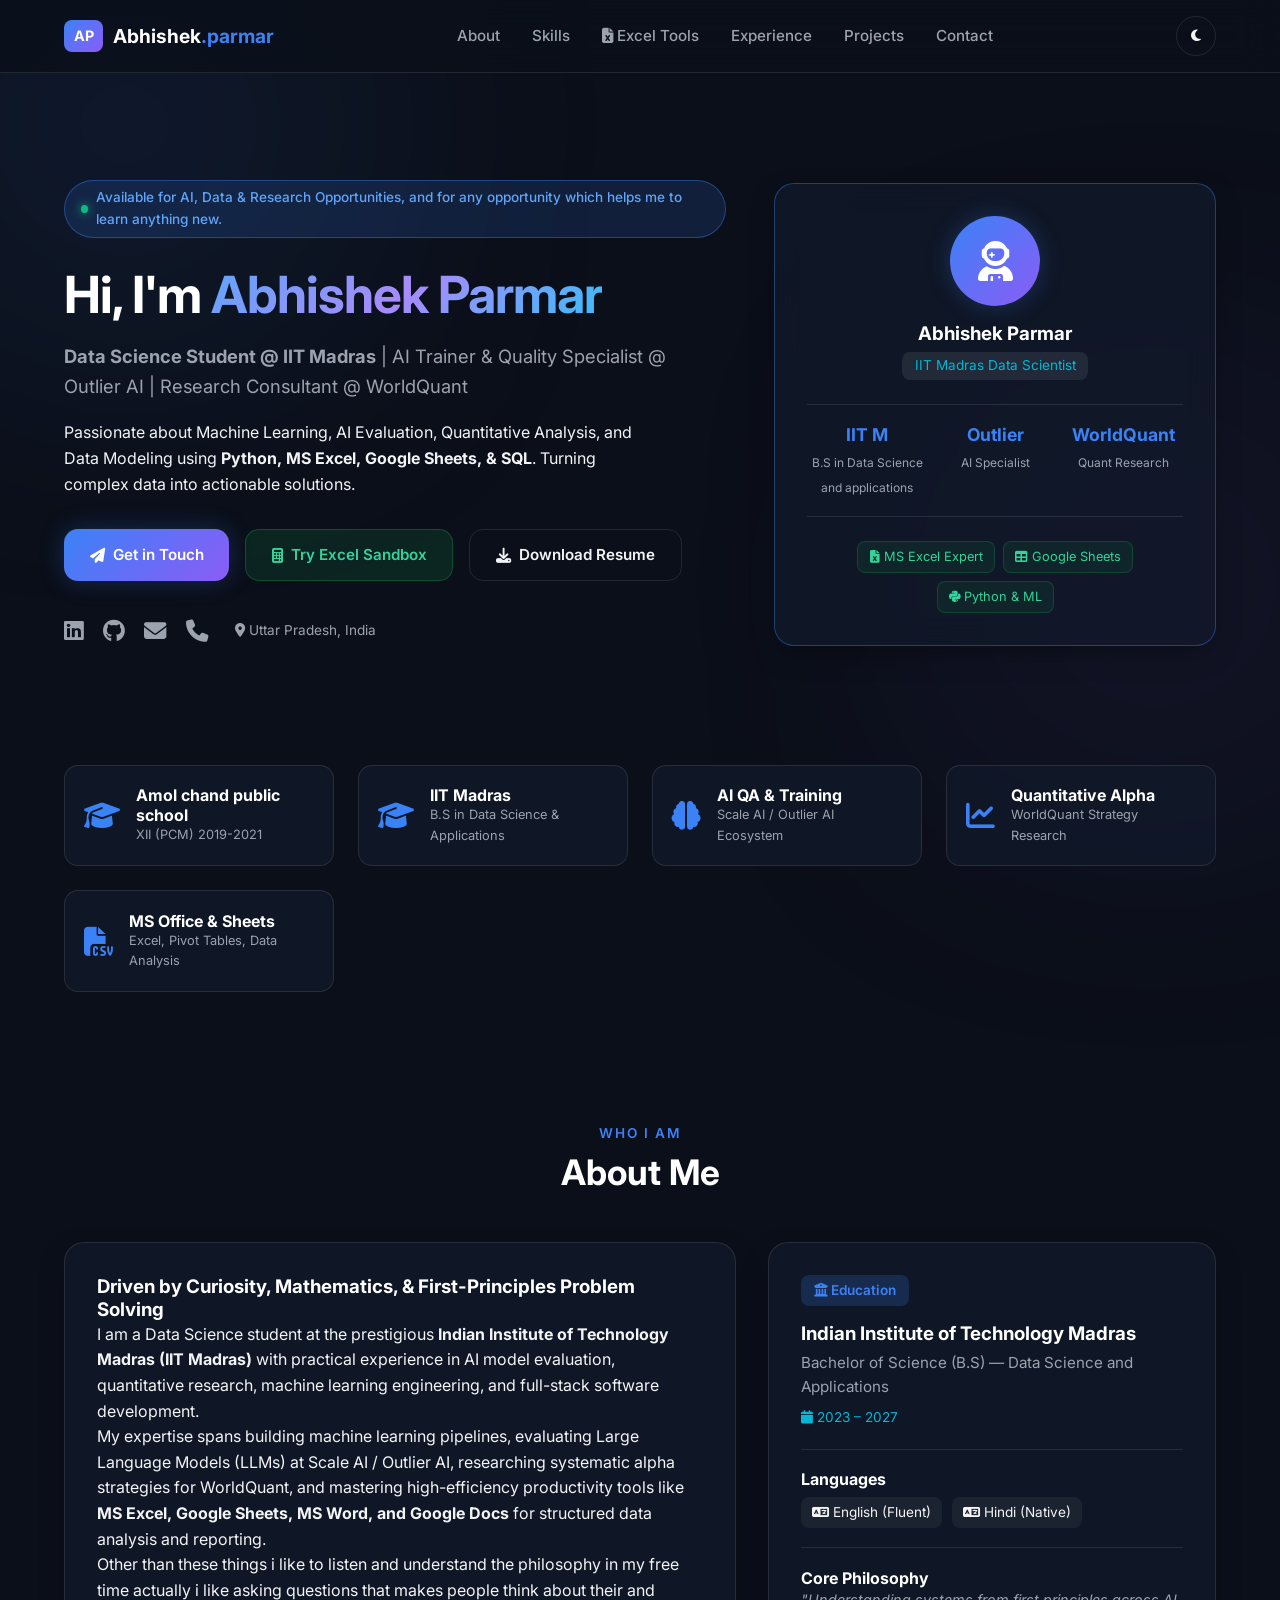
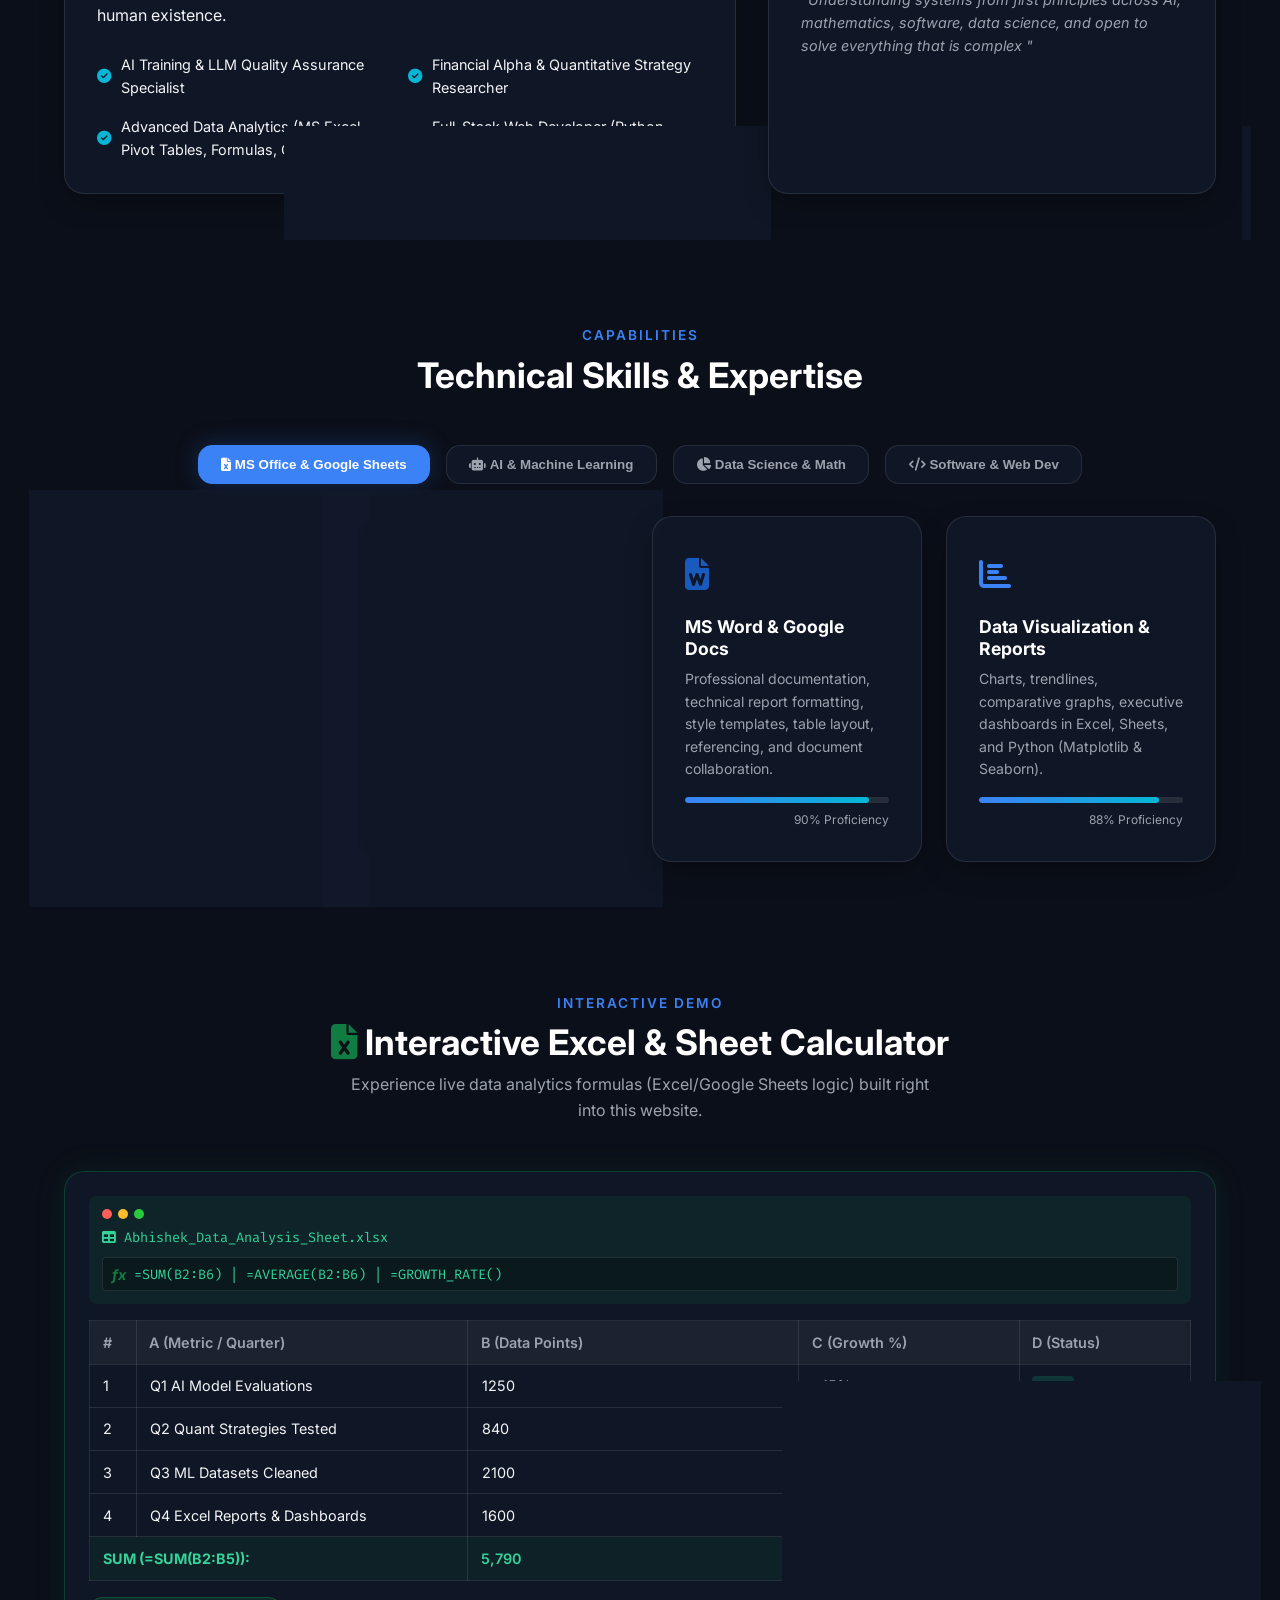
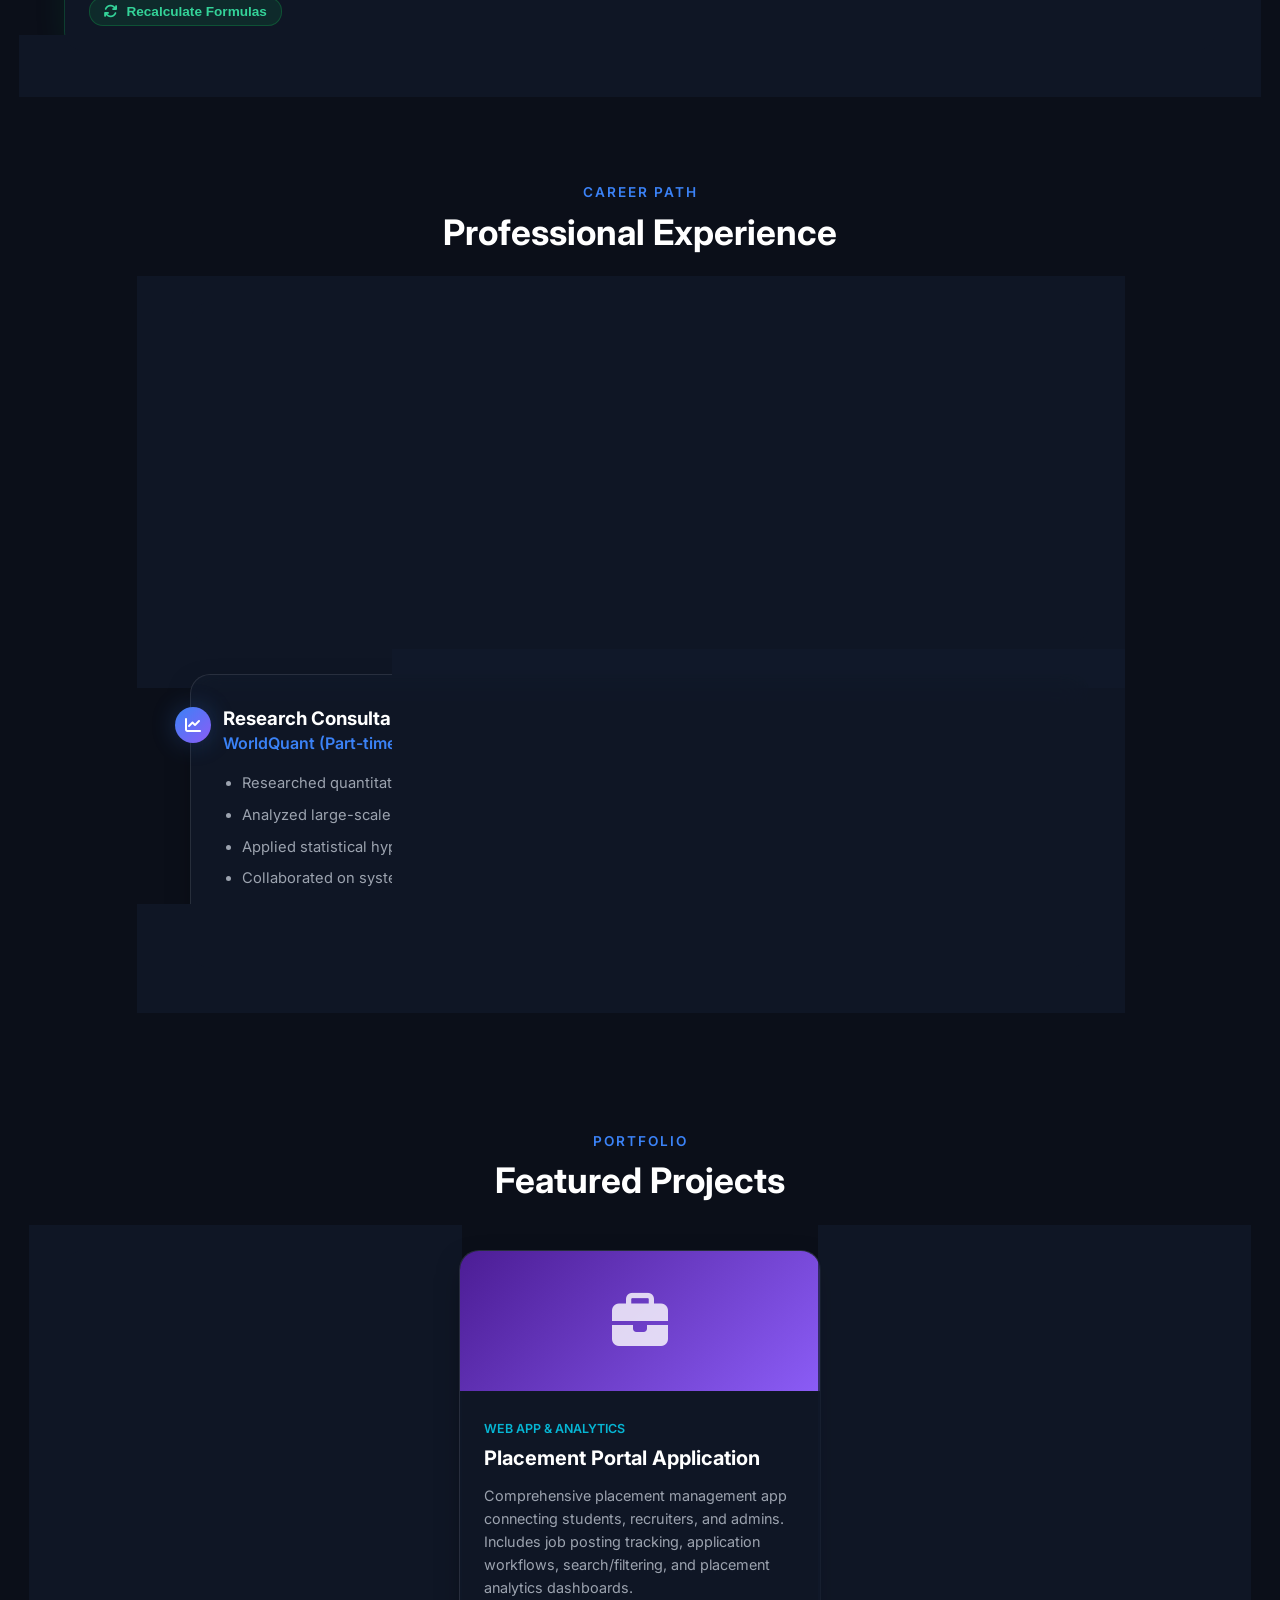
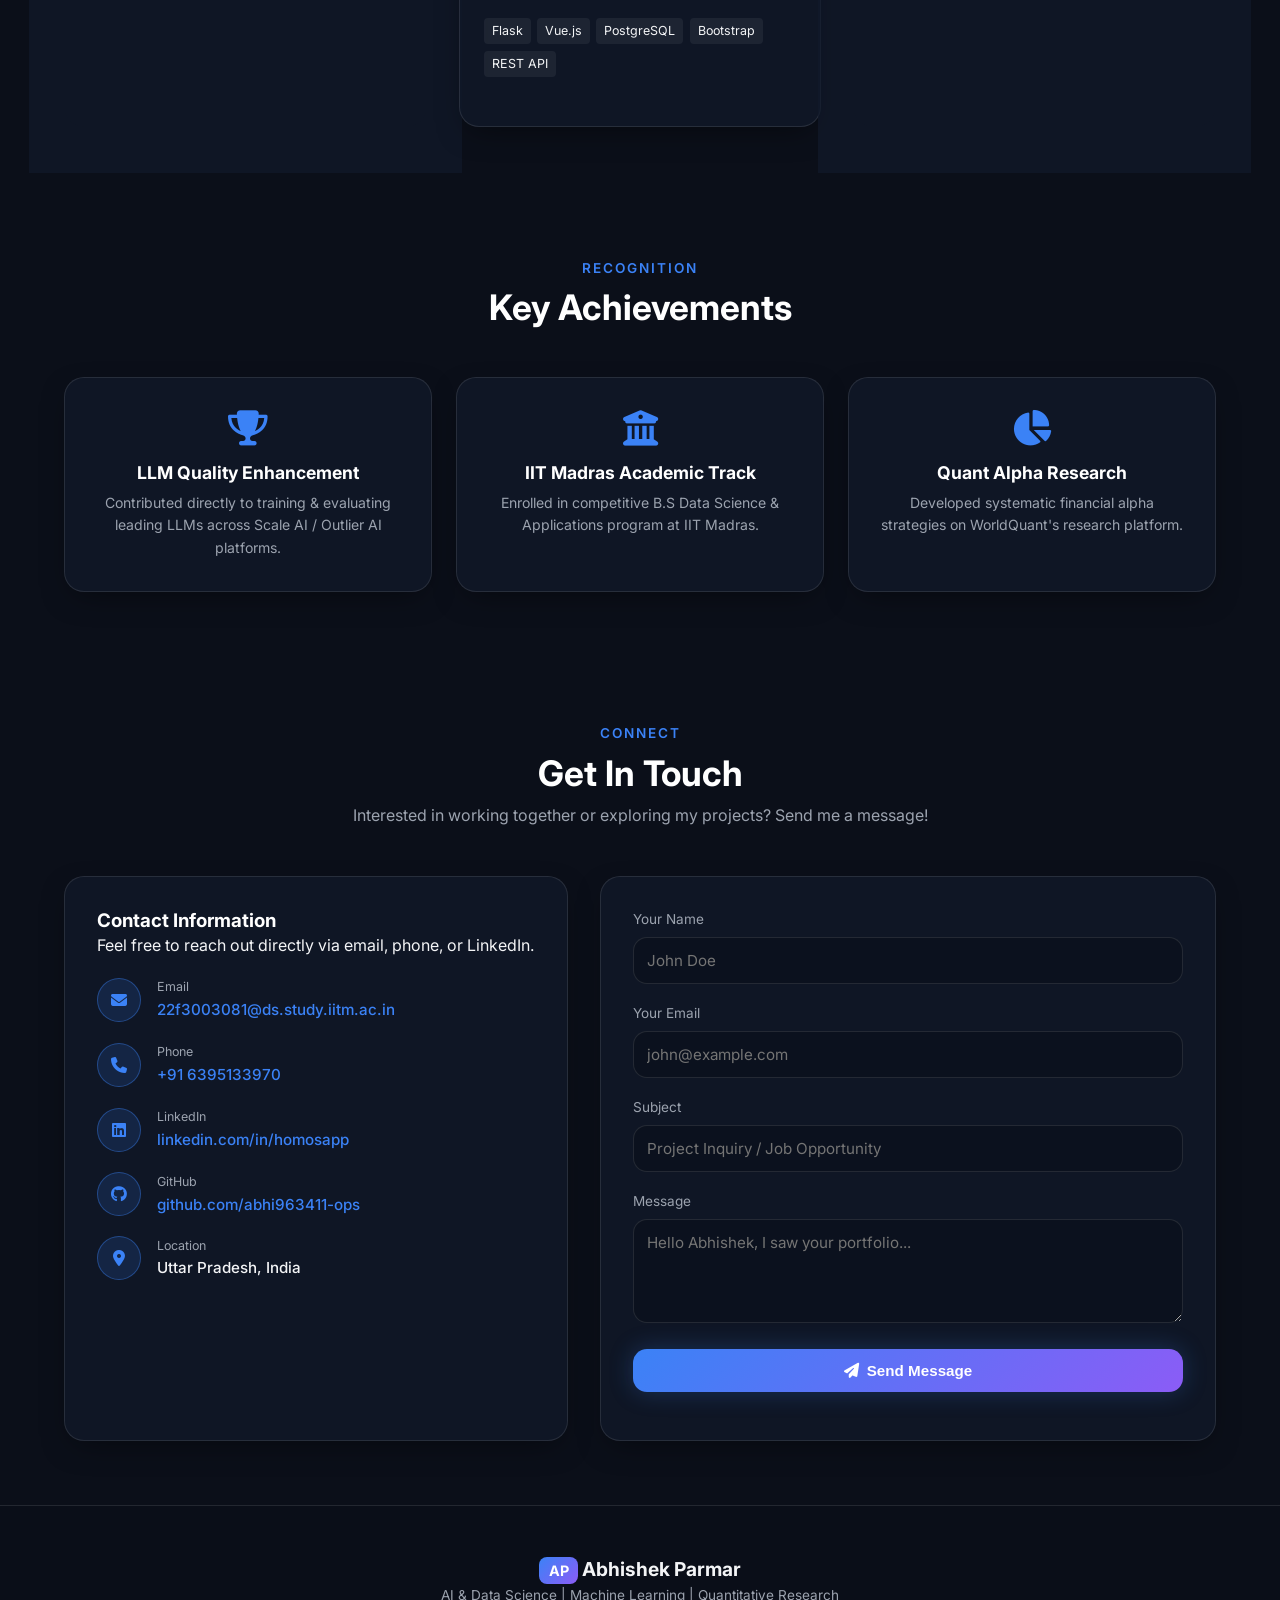
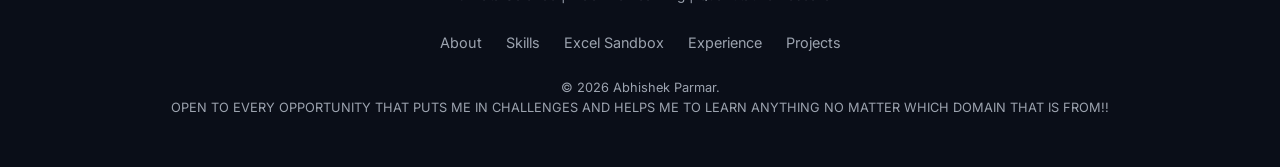
<file: index.html>
<!DOCTYPE html>
<html lang="en">
<head>
    <meta charset="UTF-8">
    <meta name="viewport" content="width=device-width, initial-scale=1.0">
    <title>Abhishek Parmar | AI & Data Science | Quantitative Research</title>
    <meta name="description" content="Personal Portfolio of Abhishek Parmar - IIT Madras Data Science student, AI Specialist at Outlier AI, Research Consultant at WorldQuant. MS Excel, Google Sheets, Technical support expert, Java, Python & ML expert.">
    <!-- Google Fonts -->
    <link rel="preconnect" href="https://fonts.googleapis.com">
    <link rel="preconnect" href="https://fonts.gstatic.com" crossorigin>
    <link href="https://fonts.googleapis.com/css2?family=Inter:wght@300;400;500;600;700;800&family=Fira+Code:wght@400;500&display=swap" rel="stylesheet">
    <!-- FontAwesome Icons -->
    <link rel="stylesheet" href="https://cdnjs.cloudflare.com/ajax/libs/font-awesome/6.4.0/css/all.min.css">
    <link rel="stylesheet" href="style.css">
</head>
<body>
    <!-- Background Glow Elements -->
    <div class="bg-glow glow-1"></div>
    <div class="bg-glow glow-2"></div>

    <!-- Navigation Header -->
    <header class="navbar">
        <div class="nav-container">
            <a href="#hero" class="nav-logo">
                <span class="logo-badge">AP</span>
                <span class="logo-text">Abhishek<span>.parmar</span></span>
            </a>
            <nav class="nav-menu" id="nav-menu">
                <a href="#about" class="nav-link">About</a>
                <a href="#skills" class="nav-link">Skills</a>
                <a href="#excel-sandbox" class="nav-link"><i class="fa-solid fa-file-excel"></i> Excel Tools</a>
                <a href="#experience" class="nav-link">Experience</a>
                <a href="#projects" class="nav-link">Projects</a>
                <a href="#contact" class="nav-link btn-contact-nav">Contact</a>
            </nav>
            <div class="nav-actions">
                <button id="theme-toggle" class="icon-btn" aria-label="Toggle Theme">
                    <i class="fa-solid fa-moon"></i>
                </button>
                <button id="mobile-toggle" class="icon-btn mobile-only" aria-label="Open Menu">
                    <i class="fa-solid fa-bars"></i>
                </button>
            </div>
        </div>
    </header>

    <!-- Hero Section -->
    <section id="hero" class="hero-section">
        <div class="hero-content">
            <div class="hero-badge">
                <span class="pulse-dot"></span> Available for AI, Data & Research Opportunities, and for any opportunity which helps me to learn anything new.
            </div>
            <h1 class="hero-title">
                Hi, I'm <span class="gradient-text">Abhishek Parmar</span>
            </h1>
            <p class="hero-subtitle">
                <strong>Data Science Student @ IIT Madras</strong> | AI Trainer & Quality Specialist @ Outlier AI | Research Consultant @ WorldQuant
            </p>
            <p class="hero-description">
                Passionate about Machine Learning, AI Evaluation, Quantitative Analysis, and Data Modeling using <strong>Python, MS Excel, Google Sheets, & SQL</strong>. Turning complex data into actionable solutions.
            </p>
            <div class="hero-cta">
                <a href="#contact" class="btn btn-primary"><i class="fa-solid fa-paper-plane"></i> Get in Touch</a>
                <a href="#excel-sandbox" class="btn btn-secondary"><i class="fa-solid fa-calculator"></i> Try Excel Sandbox</a>
                <a href="Page_Resume.docx" download class="btn btn-outline"><i class="fa-solid fa-download"></i> Download Resume</a>
            </div>
            <div class="social-links">
                <a href="https://linkedin.com/in/homosapp" target="_blank" rel="noopener" title="LinkedIn"><i class="fa-brands fa-linkedin"></i></a>
                <a href="https://github.com/abhi963411-ops" target="_blank" rel="noopener" title="GitHub"><i class="fa-brands fa-github"></i></a>
                <a href="mailto:9634abhi@gmail.com" title="Email"><i class="fa-solid fa-envelope"></i></a>
                <a href="tel:+916395133970" title="Phone"><i class="fa-solid fa-phone"></i></a>
                <span class="location-tag"><i class="fa-solid fa-location-dot"></i> Uttar Pradesh, India</span>
            </div>
        </div>
        <div class="hero-card-wrapper">
            <div class="profile-card glass-card">
                <div class="profile-avatar">
                    <i class="fa-solid fa-user-astronaut"></i>
                </div>
                <h3>Abhishek Parmar</h3>
                <p class="tag-badge">IIT Madras Data Scientist</p>
                <div class="quick-stats">
                    <div class="stat-item">
                        <span class="stat-num">IIT M</span>
                        <span class="stat-lbl">B.S in Data Science and applications</span>
                    </div>
                    <div class="stat-item">
                        <span class="stat-num">Outlier</span>
                        <span class="stat-lbl">AI Specialist</span>
                    </div>
                    <div class="stat-item">
                        <span class="stat-num">WorldQuant</span>
                        <span class="stat-lbl">Quant Research</span>
                    </div>
                </div>
                <div class="highlight-pills">
                    <span><i class="fa-solid fa-file-excel"></i> MS Excel Expert</span>
                    <span><i class="fa-solid fa-table"></i> Google Sheets</span>
                    <span><i class="fa-brands fa-python"></i> Python & ML</span>
                </div>
            </div>
        </div>
    </section>

    <!-- Key Metrics Stats Banner -->
    <section class="stats-banner">
        <div class="stat-box">
            <i class="fa-solid fa-graduation-cap"></i>
            <div>
                <h4>Amol chand public school</h4>
                <p>XII (PCM) 2019-2021</p>
            </div>
        </div>
        <div class="stat-box">
            <i class="fa-solid fa-graduation-cap"></i>
            <div>
                <h4>IIT Madras</h4>
                <p>B.S in Data Science & Applications</p>
            </div>
        </div>
        <div class="stat-box">
            <i class="fa-solid fa-brain"></i>
            <div>
                <h4>AI QA & Training</h4>
                <p>Scale AI / Outlier AI Ecosystem</p>
            </div>
        </div>
        <div class="stat-box">
            <i class="fa-solid fa-chart-line"></i>
            <div>
                <h4>Quantitative Alpha</h4>
                <p>WorldQuant Strategy Research</p>
            </div>
        </div>
        <div class="stat-box">
            <i class="fa-solid fa-file-csv"></i>
            <div>
                <h4>MS Office & Sheets</h4>
                <p>Excel, Pivot Tables, Data Analysis</p>
            </div>
        </div>
    </section>

    <!-- About Section -->
    <section id="about" class="section">
        <div class="section-header">
            <span class="section-tag">WHO I AM</span>
            <h2 class="section-title">About Me</h2>
        </div>
        <div class="about-grid">
            <div class="about-text glass-card">
                <h3>Driven by Curiosity, Mathematics, & First-Principles Problem Solving</h3>
                <p>
                    I am a Data Science student at the prestigious <strong>Indian Institute of Technology Madras (IIT Madras)</strong> with practical experience in AI model evaluation, quantitative research, machine learning engineering, and full-stack software development.
                </p>
                <p>
                    My expertise spans building machine learning pipelines, evaluating Large Language Models (LLMs) at Scale AI / Outlier AI, researching systematic alpha strategies for WorldQuant, and mastering high-efficiency productivity tools like <strong>MS Excel, Google Sheets, MS Word, and Google Docs</strong> for structured data analysis and reporting.
                </p>
                <p>Other than these things i like to listen and understand the philosophy in my free time actually i like asking questions that makes people think about their and human existence.</p>
                <div class="about-highlights">
                    <div class="highlight-item">
                        <i class="fa-solid fa-check-circle"></i>
                        <span>AI Training & LLM Quality Assurance Specialist</span>
                    </div>
                    <div class="highlight-item">
                        <i class="fa-solid fa-check-circle"></i>
                        <span>Financial Alpha & Quantitative Strategy Researcher</span>
                    </div>
                    <div class="highlight-item">
                        <i class="fa-solid fa-check-circle"></i>
                        <span>Advanced Data Analytics (MS Excel, Pivot Tables, Formulas, Google Sheets)</span>
                    </div>
                    <div class="highlight-item">
                        <i class="fa-solid fa-check-circle"></i>
                        <span>Full-Stack Web Developer (Python, Flask, SQL, HTML/CSS)</span>
                    </div>
                </div>
            </div>
            <div class="education-card glass-card">
                <div class="edu-badge"><i class="fa-solid fa-university"></i> Education</div>
                <h3>Indian Institute of Technology Madras</h3>
                <p class="edu-degree">Bachelor of Science (B.S) — Data Science and Applications</p>
                <span class="edu-year"><i class="fa-solid fa-calendar"></i> 2023 – 2027</span>
                <hr class="card-divider">
                <h4>Languages</h4>
                <div class="lang-tags">
                    <span class="tag"><i class="fa-solid fa-language"></i> English (Fluent)</span>
                    <span class="tag"><i class="fa-solid fa-language"></i> Hindi (Native)</span>
                </div>
                <hr class="card-divider">
                <h4>Core Philosophy</h4>
                <p class="quote-text">"Understanding systems from first principles across AI, mathematics, software, data science, and open to solve everything that is complex "</p>
            </div>
        </div>
    </section>

    <!-- Skills Section -->
    <section id="skills" class="section">
        <div class="section-header">
            <span class="section-tag">CAPABILITIES</span>
            <h2 class="section-title">Technical Skills & Expertise</h2>
        </div>

        <!-- Category Tabs -->
        <div class="skills-tabs">
            <button class="tab-btn active" data-tab="productivity">
                <i class="fa-solid fa-file-excel"></i> MS Office & Google Sheets
            </button>
            <button class="tab-btn" data-tab="aiml">
                <i class="fa-solid fa-robot"></i> AI & Machine Learning
            </button>
            <button class="tab-btn" data-tab="datascience">
                <i class="fa-solid fa-chart-pie"></i> Data Science & Math
            </button>
            <button class="tab-btn" data-tab="software">
                <i class="fa-solid fa-code"></i> Software & Web Dev
            </button>
        </div>

        <div class="tab-contents">
            <!-- Productivity & Sheets Tab -->
            <div class="tab-content active" id="tab-productivity">
                <div class="skills-grid">
                    <div class="skill-card glass-card">
                        <div class="skill-icon excel-icon"><i class="fa-solid fa-file-excel"></i></div>
                        <h3>MS Excel (Advanced)</h3>
                        <p>Complex formulas (VLOOKUP, XLOOKUP, INDEX/MATCH, SUMIFS), Pivot Tables, Data Validation, Formatting & Financial Modeling.</p>
                        <div class="skill-level-bar"><div class="level-fill" style="width: 95%;"></div></div>
                        <span class="level-percent">95% Proficiency</span>
                    </div>

                    <div class="skill-card glass-card">
                        <div class="skill-icon sheets-icon"><i class="fa-solid fa-table"></i></div>
                        <h3>Google Sheets</h3>
                        <p>Real-time collaborative spreadsheets, IMPORTRANGE, QUERY formulas, Google Apps Script integration, and automated dashboards.</p>
                        <div class="skill-level-bar"><div class="level-fill" style="width: 92%;"></div></div>
                        <span class="level-percent">92% Proficiency</span>
                    </div>

                    <div class="skill-card glass-card">
                        <div class="skill-icon word-icon"><i class="fa-solid fa-file-word"></i></div>
                        <h3>MS Word & Google Docs</h3>
                        <p>Professional documentation, technical report formatting, style templates, table layout, referencing, and document collaboration.</p>
                        <div class="skill-level-bar"><div class="level-fill" style="width: 90%;"></div></div>
                        <span class="level-percent">90% Proficiency</span>
                    </div>

                    <div class="skill-card glass-card">
                        <div class="skill-icon data-icon"><i class="fa-solid fa-chart-bar"></i></div>
                        <h3>Data Visualization & Reports</h3>
                        <p>Charts, trendlines, comparative graphs, executive dashboards in Excel, Sheets, and Python (Matplotlib & Seaborn).</p>
                        <div class="skill-level-bar"><div class="level-fill" style="width: 88%;"></div></div>
                        <span class="level-percent">88% Proficiency</span>
                    </div>
                </div>
            </div>

            <!-- AI & Machine Learning Tab -->
            <div class="tab-content" id="tab-aiml">
                <div class="skills-grid">
                    <div class="skill-card glass-card">
                        <div class="skill-icon"><i class="fa-solid fa-brain"></i></div>
                        <h3>LLM Evaluation & Training</h3>
                        <p>Trained AI models, response quality assurance, factual evaluation, dataset creation, and prompt engineering at Outlier AI.</p>
                        <div class="skill-level-bar"><div class="level-fill" style="width: 92%;"></div></div>
                        <span class="level-percent">92%</span>
                    </div>
                    <div class="skill-card glass-card">
                        <div class="skill-icon"><i class="fa-solid fa-diagram-project"></i></div>
                        <h3>Machine Learning Models</h3>
                        <p>Supervised learning, Regression, Classification, Random Forest, XGBoost, Gradient Boosting, Decision Trees, Ensemble Learning.</p>
                        <div class="skill-level-bar"><div class="level-fill" style="width: 90%;"></div></div>
                        <span class="level-percent">90%</span>
                    </div>
                    <div class="skill-card glass-card">
                        <div class="skill-icon"><i class="fa-solid fa-network-wired"></i></div>
                        <h3>Deep Learning & NLP</h3>
                        <p>Neural networks fundamentals, Natural Language Processing, text evaluation, computer vision, and mathematical reasoning verification.</p>
                        <div class="skill-level-bar"><div class="level-fill" style="width: 85%;"></div></div>
                        <span class="level-percent">85%</span>
                    </div>
                    <div class="skill-card glass-card">
                        <div class="skill-icon"><i class="fa-solid fa-sliders"></i></div>
                        <h3>Feature Engineering & Tuning</h3>
                        <p>Feature selection, cross-validation, hyperparameter tuning, model evaluation metrics (ROC-AUC, F1, RMSE).</p>
                        <div class="skill-level-bar"><div class="level-fill" style="width: 88%;"></div></div>
                        <span class="level-percent">88%</span>
                    </div>
                </div>
            </div>

            <!-- Data Science & Math Tab -->
            <div class="tab-content" id="tab-datascience">
                <div class="skills-grid">
                    <div class="skill-card glass-card">
                        <div class="skill-icon"><i class="fa-solid fa-cubes"></i></div>
                        <h3>Pandas & NumPy</h3>
                        <p>Exploratory Data Analysis (EDA), matrix operations, data cleaning, aggregation, reshaping, and time-series manipulation.</p>
                        <div class="skill-level-bar"><div class="level-fill" style="width: 92%;"></div></div>
                        <span class="level-percent">92%</span>
                    </div>
                    <div class="skill-card glass-card">
                        <div class="skill-icon"><i class="fa-solid fa-square-root-variable"></i></div>
                        <h3>Mathematics for ML</h3>
                        <p>Linear Algebra, Multivariable Calculus, Probability Distributions, Statistical Hypothesis Testing, Optimization.</p>
                        <div class="skill-level-bar"><div class="level-fill" style="width: 90%;"></div></div>
                        <span class="level-percent">90%</span>
                    </div>
                    <div class="skill-card glass-card">
                        <div class="skill-icon"><i class="fa-solid fa-arrow-trend-up"></i></div>
                        <h3>Quantitative Financial Research</h3>
                        <p>Hypothesis-driven strategy research, predictive signal discovery, and market data analysis at WorldQuant.</p>
                        <div class="skill-level-bar"><div class="level-fill" style="width: 85%;"></div></div>
                        <span class="level-percent">85%</span>
                    </div>
                </div>
            </div>

            <!-- Software Tab -->
            <div class="tab-content" id="tab-software">
                <div class="skills-grid">
                    <div class="skill-card glass-card">
                        <div class="skill-icon"><i class="fa-brands fa-python"></i></div>
                        <h3>Python Development</h3>
                        <p>Object-Oriented Programming (OOP), script automation, data processing scripts, algorithmic logic.</p>
                        <div class="skill-level-bar"><div class="level-fill" style="width: 95%;"></div></div>
                        <span class="level-percent">95%</span>
                    </div>
                    <div class="skill-card glass-card">
                        <div class="skill-icon"><i class="fa-solid fa-server"></i></div>
                        <h3>Web Backend & Databases</h3>
                        <p>Flask web frameworks, REST APIs, SQLite & PostgreSQL database design, SQL CRUD operations, authentication, Java, Javascript.</p>
                        <div class="skill-level-bar"><div class="level-fill" style="width: 88%;"></div></div>
                        <span class="level-percent">88%</span>
                    </div>
                    <div class="skill-card glass-card">
                        <div class="skill-icon"><i class="fa-solid fa-code-branch"></i></div>
                        <h3>Git, GitHub & Tooling</h3>
                        <p>Version control, Bash scripting, VS Code, Jupyter Notebook, debugging, customer support & technical documentation.</p>
                        <div class="skill-level-bar"><div class="level-fill" style="width: 90%;"></div></div>
                        <span class="level-percent">90%</span>
                    </div>
                </div>
            </div>
        </div>
    </section>

    <!-- Interactive Excel & Google Sheets Sandbox Widget -->
    <section id="excel-sandbox" class="section">
        <div class="section-header">
            <span class="section-tag">INTERACTIVE DEMO</span>
            <h2 class="section-title"><i class="fa-solid fa-file-excel" style="color:#107c41;"></i> Interactive Excel & Sheet Calculator</h2>
            <p class="section-subtitle">Experience live data analytics formulas (Excel/Google Sheets logic) built right into this website.</p>
        </div>

        <div class="excel-widget glass-card">
            <div class="excel-toolbar">
                <div class="excel-window-dots">
                    <span class="dot red"></span>
                    <span class="dot yellow"></span>
                    <span class="dot green"></span>
                </div>
                <div class="excel-title-bar"><i class="fa-solid fa-table"></i> Abhishek_Data_Analysis_Sheet.xlsx</div>
                <div class="excel-formula-bar">
                    <span class="fx-label">fx</span>
                    <input type="text" id="formula-display" value="=SUM(B2:B6) | =AVERAGE(B2:B6) | =GROWTH_RATE()" readonly>
                </div>
            </div>

            <div class="spreadsheet-container">
                <table class="spreadsheet-table" id="sandbox-table">
                    <thead>
                        <tr>
                            <th>#</th>
                            <th>A (Metric / Quarter)</th>
                            <th>B (Data Points)</th>
                            <th>C (Growth %)</th>
                            <th>D (Status)</th>
                        </tr>
                    </thead>
                    <tbody>
                        <tr>
                            <td>1</td>
                            <td><input type="text" value="Q1 AI Model Evaluations" class="cell-input"></td>
                            <td><input type="number" value="1250" class="cell-input val-input" data-row="0"></td>
                            <td><span class="cell-calculated grow-val">+15%</span></td>
                            <td><span class="badge badge-success">High</span></td>
                        </tr>
                        <tr>
                            <td>2</td>
                            <td><input type="text" value="Q2 Quant Strategies Tested" class="cell-input"></td>
                            <td><input type="number" value="840" class="cell-input val-input" data-row="1"></td>
                            <td><span class="cell-calculated grow-val">+22%</span></td>
                            <td><span class="badge badge-success">Optimal</span></td>
                        </tr>
                        <tr>
                            <td>3</td>
                            <td><input type="text" value="Q3 ML Datasets Cleaned" class="cell-input"></td>
                            <td><input type="number" value="2100" class="cell-input val-input" data-row="2"></td>
                            <td><span class="cell-calculated grow-val">+35%</span></td>
                            <td><span class="badge badge-success">Excellent</span></td>
                        </tr>
                        <tr>
                            <td>4</td>
                            <td><input type="text" value="Q4 Excel Reports & Dashboards" class="cell-input"></td>
                            <td><input type="number" value="1600" class="cell-input val-input" data-row="3"></td>
                            <td><span class="cell-calculated grow-val">+18%</span></td>
                            <td><span class="badge badge-success">Strong</span></td>
                        </tr>
                    </tbody>
                    <tfoot>
                        <tr class="summary-row">
                            <td colspan="2"><strong>SUM (=SUM(B2:B5)):</strong></td>
                            <td id="calc-sum">5,790</td>
                            <td colspan="2"><strong>AVERAGE (=AVERAGE(B2:B5)): <span id="calc-avg">1,447.5</span></strong></td>
                        </tr>
                    </tfoot>
                </table>
            </div>

            <div class="excel-widget-actions">
                <button class="btn btn-secondary btn-sm" id="btn-recalc"><i class="fa-solid fa-arrows-rotate"></i> Recalculate Formulas</button>
                <span class="excel-status-text"><i class="fa-solid fa-circle-check"></i> Live MS Excel & Google Sheets Engine Active</span>
            </div>
        </div>
    </section>

    <!-- Professional Experience Section -->
    <section id="experience" class="section">
        <div class="section-header">
            <span class="section-tag">CAREER PATH</span>
            <h2 class="section-title">Professional Experience</h2>
        </div>

        <div class="timeline">
            <!-- Experience 1 -->
            <div class="timeline-item glass-card">
                <div class="timeline-dot"><i class="fa-solid fa-robot"></i></div>
                <div class="timeline-header">
                    <div>
                        <h3>AI Trainer & Quality Specialist</h3>
                        <p class="company-name">Outlier AI (Scale AI Ecosystem)</p>
                    </div>
                    <span class="timeline-date"><i class="fa-solid fa-calendar-days"></i> Sep 2024 – May 2025</span>
                </div>
                <ul class="timeline-list">
                    <li>Evaluated and enhanced output quality for cutting-edge Large Language Models (LLMs).</li>
                    <li>Trained AI models in complex mathematics, programming solutions, logical reasoning, and multi-step problem solving.</li>
                    <li>Executed rigorous quality assurance, factual verification, and created high-quality training datasets for AI model alignment.</li>
                    <li>Reviewed Python/Java code solutions for algorithmic accuracy and adherence to strict project standards.</li>
                </ul>
                <div class="tech-pills">
                    <span>LLM Alignment</span>
                    <span>AI QA</span>
                    <span>Prompt Engineering</span>
                    <span>Python Code Audit</span>
                </div>
            </div>

            <!-- Experience 2 -->
            <div class="timeline-item glass-card">
                <div class="timeline-dot"><i class="fa-solid fa-chart-line"></i></div>
                <div class="timeline-header">
                    <div>
                        <h3>Research Consultant</h3>
                        <p class="company-name">WorldQuant (Part-time)</p>
                    </div>
                    <span class="timeline-date"><i class="fa-solid fa-calendar-days"></i> Sep 2023 – Present</span>
                </div>
                <ul class="timeline-list">
                    <li>Researched quantitative investment strategies and mathematical alpha ideas for financial markets.</li>
                    <li>Analyzed large-scale financial datasets to discover predictive trading signals.</li>
                    <li>Applied statistical hypothesis testing, probability, and linear algebra to model alpha signals.</li>
                    <li>Collaborated on systematic quantitative research on WorldQuant's quantitative platform.</li>
                </ul>
                <div class="tech-pills">
                    <span>Quantitative Finance</span>
                    <span>Alpha Generation</span>
                    <span>Statistical Modeling</span>
                    <span>Financial Data</span>
                </div>
            </div>
        </div>
    </section>

    <!-- Projects Showcase Section -->
    <section id="projects" class="section">
        <div class="section-header">
            <span class="section-tag">PORTFOLIO</span>
            <h2 class="section-title">Featured Projects</h2>
        </div>

        <div class="projects-grid">
            <!-- Project 1 -->
            <div class="project-card glass-card">
                <div class="project-banner project-bg-1">
                    <i class="fa-solid fa-graduation-cap"></i>
                </div>
                <div class="project-body">
                    <span class="project-category">Full-Stack Web & Database</span>
                    <h3>Hospital management Platform</h3>
                    <p>Multi-user web hospital system featuring role-based authentication, admin analytics dashboard, patient & doctor management, patient performance tracking, and responsive design.</p>
                    <div class="project-tech">
                        <span>Python</span><span>Flask</span><span>SQLite</span><span>HTML/CSS</span><span>Bootstrap</span><span>Jinja2</span>
                    </div>
                </div>
            </div>

            <!-- Project 2 -->
            <div class="project-card glass-card">
                <div class="project-banner project-bg-2">
                    <i class="fa-solid fa-briefcase"></i>
                </div>
                <div class="project-body">
                    <span class="project-category">Web App & Analytics</span>
                    <h3>Placement Portal Application</h3>
                    <p>Comprehensive placement management app connecting students, recruiters, and admins. Includes job posting tracking, application workflows, search/filtering, and placement analytics dashboards.</p>
                    <div class="project-tech">
                        <span>Flask</span><span>Vue.js</span><span>PostgreSQL</span><span>Bootstrap</span><span>REST API</span>
                    </div>
                </div>
            </div>

            <!-- Project 3 -->
            <div class="project-card glass-card">
                <div class="project-banner project-bg-3">
                    <i class="fa-solid fa-brain"></i>
                </div>
                <div class="project-body">
                    <span class="project-category">Machine Learning & Data Science</span>
                    <h3>End-to-End ML Predictive Pipelines</h3>
                    <p>Practical machine learning suite involving feature engineering, cross-validation, hyperparameter tuning, model evaluation (ROC-AUC, F1), and classification/regression models.</p>
                    <div class="project-tech">
                        <span>Pandas</span><span>NumPy</span><span>Scikit-learn</span><span>XGBoost</span><span>Matplotlib</span>
                    </div>
                </div>
            </div>
        </div>
    </section>

    <!-- Achievements Section -->
    <section class="section">
        <div class="section-header">
            <span class="section-tag">RECOGNITION</span>
            <h2 class="section-title">Key Achievements</h2>
        </div>
        <div class="achievements-grid">
            <div class="achieve-card glass-card">
                <i class="fa-solid fa-trophy achieve-icon"></i>
                <h4>LLM Quality Enhancement</h4>
                <p>Contributed directly to training & evaluating leading LLMs across Scale AI / Outlier AI platforms.</p>
            </div>
            <div class="achieve-card glass-card">
                <i class="fa-solid fa-building-columns achieve-icon"></i>
                <h4>IIT Madras Academic Track</h4>
                <p>Enrolled in competitive B.S Data Science & Applications program at IIT Madras.</p>
            </div>
            <div class="achieve-card glass-card">
                <i class="fa-solid fa-chart-pie achieve-icon"></i>
                <h4>Quant Alpha Research</h4>
                <p>Developed systematic financial alpha strategies on WorldQuant's research platform.</p>
            </div>
        </div>
    </section>

    <!-- Contact Section -->
    <section id="contact" class="section">
        <div class="section-header">
            <span class="section-tag">CONNECT</span>
            <h2 class="section-title">Get In Touch</h2>
            <p class="section-subtitle">Interested in working together or exploring my projects? Send me a message!</p>
        </div>

        <div class="contact-grid">
            <div class="contact-info glass-card">
                <h3>Contact Information</h3>
                <p>Feel free to reach out directly via email, phone, or LinkedIn.</p>

                <div class="info-item">
                    <div class="icon-box"><i class="fa-solid fa-envelope"></i></div>
                    <div>
                        <span>Email</span>
                        <a href="mailto:9634abhi@gmail.com">22f3003081@ds.study.iitm.ac.in</a>
                    </div>
                </div>

                <div class="info-item">
                    <div class="icon-box"><i class="fa-solid fa-phone"></i></div>
                    <div>
                        <span>Phone</span>
                        <a href="tel:+916395133970">+91 6395133970</a>
                    </div>
                </div>

                <div class="info-item">
                    <div class="icon-box"><i class="fa-brands fa-linkedin"></i></div>
                    <div>
                        <span>LinkedIn</span>
                        <a href="https://linkedin.com/in/homosapp" target="_blank">linkedin.com/in/homosapp</a>
                    </div>
                </div>

                <div class="info-item">
                    <div class="icon-box"><i class="fa-brands fa-github"></i></div>
                    <div>
                        <span>GitHub</span>
                        <a href="https://github.com/abhi963411-ops" target="_blank">github.com/abhi963411-ops</a>
                    </div>
                </div>

                <div class="info-item">
                    <div class="icon-box"><i class="fa-solid fa-location-dot"></i></div>
                    <div>
                        <span>Location</span>
                        <p>Uttar Pradesh, India</p>
                    </div>
                </div>
            </div>

            <div class="contact-form-card glass-card">
                <form id="contact-form">
                    <div class="form-group">
                        <label for="name">Your Name</label>
                        <input type="text" id="name" required placeholder="John Doe">
                    </div>
                    <div class="form-group">
                        <label for="email">Your Email</label>
                        <input type="email" id="email" required placeholder="john@example.com">
                    </div>
                    <div class="form-group">
                        <label for="subject">Subject</label>
                        <input type="text" id="subject" placeholder="Project Inquiry / Job Opportunity">
                    </div>
                    <div class="form-group">
                        <label for="message">Message</label>
                        <textarea id="message" rows="4" required placeholder="Hello Abhishek, I saw your portfolio..."></textarea>
                    </div>
                    <button type="submit" class="btn btn-primary btn-block"><i class="fa-solid fa-paper-plane"></i> Send Message</button>
                    <div id="form-status" class="form-status"></div>
                </form>
            </div>
        </div>
    </section>

    <!-- Footer -->
    <footer class="footer">
        <div class="footer-container">
            <div class="footer-brand">
                <span class="logo-badge">AP</span> Abhishek Parmar
                <p>AI & Data Science | Machine Learning | Quantitative Research</p>
            </div>
            <div class="footer-links">
                <a href="#about">About</a>
                <a href="#skills">Skills</a>
                <a href="#excel-sandbox">Excel Sandbox</a>
                <a href="#experience">Experience</a>
                <a href="#projects">Projects</a>
            </div>
            <div class="footer-copy">
                <p>&copy; 2026 Abhishek Parmar.</p>
                <P> OPEN TO EVERY OPPORTUNITY THAT PUTS ME IN CHALLENGES AND HELPS ME TO LEARN ANYTHING NO MATTER WHICH DOMAIN THAT IS FROM!!</P>
            </div>
        </div>
    </footer>

    <script src="script.js"></script>
</body>
</html>
</file>
<file: style.css>
/* ==========================================================================
   Abhishek Parmar - Modern Dark Glassmorphic Styling & CSS Variables
   ========================================================================== */

:root {
    --bg-main: #0b0f19;
    --bg-card: rgba(18, 26, 43, 0.7);
    --bg-card-hover: rgba(28, 40, 65, 0.85);
    --border-card: rgba(255, 255, 255, 0.1);
    --border-accent: rgba(59, 130, 246, 0.4);
    
    --primary: #3b82f6;
    --primary-glow: rgba(59, 130, 246, 0.35);
    --secondary: #8b5cf6;
    --accent-cyan: #06b6d4;
    --excel-green: #107c41;
    --excel-glow: rgba(16, 124, 65, 0.4);
    --word-blue: #185abd;

    --text-main: #f3f4f6;
    --text-muted: #9ca3af;
    --text-heading: #ffffff;

    --radius-sm: 8px;
    --radius-md: 14px;
    --radius-lg: 20px;
    --radius-xl: 30px;

    --shadow-soft: 0 10px 30px -10px rgba(0, 0, 0, 0.5);
    --shadow-glow: 0 0 25px rgba(59, 130, 246, 0.25);
    --transition: all 0.3s cubic-bezier(0.4, 0, 0.2, 1);
}

/* Light Theme Overrides */
[data-theme="light"] {
    --bg-main: #f8fafc;
    --bg-card: rgba(255, 255, 255, 0.85);
    --bg-card-hover: rgba(241, 245, 249, 0.95);
    --border-card: rgba(0, 0, 0, 0.08);
    --border-accent: rgba(59, 130, 246, 0.3);
    
    --text-main: #1e293b;
    --text-muted: #64748b;
    --text-heading: #0f172a;

    --shadow-soft: 0 10px 30px -10px rgba(0, 0, 0, 0.08);
}

* {
    margin: 0;
    padding: 0;
    box-sizing: border-box;
}

html {
    scroll-behavior: smooth;
    font-family: 'Inter', system-ui, -apple-system, sans-serif;
    color: var(--text-main);
    background-color: var(--bg-main);
}

body {
    overflow-x: hidden;
    line-height: 1.6;
}

/* Background Glow Effects */
.bg-glow {
    position: fixed;
    width: 450px;
    height: 450px;
    border-radius: 50%;
    filter: blur(140px);
    z-index: -1;
    pointer-events: none;
}

.glow-1 {
    top: -100px;
    left: -100px;
    background: radial-gradient(circle, var(--primary-glow), transparent 70%);
}

.glow-2 {
    bottom: 10%;
    right: -100px;
    background: radial-gradient(circle, rgba(139, 92, 246, 0.25), transparent 70%);
}

/* Typography & General Classes */
h1, h2, h3, h4 {
    color: var(--text-heading);
    font-weight: 700;
    line-height: 1.25;
}

a {
    color: var(--primary);
    text-decoration: none;
    transition: var(--transition);
}

a:hover {
    color: var(--accent-cyan);
}

.gradient-text {
    background: linear-gradient(135deg, #60a5fa 0%, #a78bfa 50%, #38bdf8 100%);
    -webkit-background-clip: text;
    -webkit-text-fill-color: transparent;
}

.glass-card {
    background: var(--bg-card);
    backdrop-filter: blur(16px);
    -webkit-backdrop-filter: blur(16px);
    border: 1px solid var(--border-card);
    border-radius: var(--radius-lg);
    box-shadow: var(--shadow-soft);
    padding: 2rem;
    transition: var(--transition);
}

.glass-card:hover {
    border-color: var(--border-accent);
    transform: translateY(-4px);
}

.btn {
    display: inline-flex;
    align-items: center;
    gap: 0.5rem;
    padding: 0.8rem 1.6rem;
    border-radius: var(--radius-md);
    font-weight: 600;
    font-size: 0.95rem;
    cursor: pointer;
    border: none;
    transition: var(--transition);
}

.btn-primary {
    background: linear-gradient(135deg, var(--primary), var(--secondary));
    color: #fff;
    box-shadow: var(--shadow-glow);
}

.btn-primary:hover {
    transform: translateY(-2px);
    box-shadow: 0 0 35px rgba(59, 130, 246, 0.5);
    color: #fff;
}

.btn-secondary {
    background: rgba(16, 124, 65, 0.2);
    color: #34d399;
    border: 1px solid rgba(16, 124, 65, 0.5);
}

.btn-secondary:hover {
    background: var(--excel-green);
    color: #fff;
}

.btn-outline {
    background: transparent;
    color: var(--text-main);
    border: 1px solid var(--border-card);
}

.btn-outline:hover {
    border-color: var(--primary);
    color: var(--primary);
}

.btn-block {
    width: 100%;
    justify-content: center;
}

.btn-sm {
    padding: 0.4rem 0.9rem;
    font-size: 0.85rem;
}

/* Navbar */
.navbar {
    position: fixed;
    top: 0;
    left: 0;
    width: 100%;
    z-index: 1000;
    background: rgba(11, 15, 25, 0.8);
    backdrop-filter: blur(20px);
    border-bottom: 1px solid var(--border-card);
}

.nav-container {
    max-width: 1200px;
    margin: 0 auto;
    display: flex;
    justify-content: space-between;
    align-items: center;
    padding: 1rem 1.5rem;
}

.nav-logo {
    display: flex;
    align-items: center;
    gap: 0.6rem;
    font-weight: 700;
    font-size: 1.2rem;
    color: var(--text-heading);
}

.logo-badge {
    background: linear-gradient(135deg, var(--primary), var(--secondary));
    color: #fff;
    padding: 0.3rem 0.6rem;
    border-radius: var(--radius-sm);
    font-size: 0.9rem;
}

.logo-text span {
    color: var(--primary);
}

.nav-menu {
    display: flex;
    align-items: center;
    gap: 2rem;
}

.nav-link {
    color: var(--text-muted);
    font-weight: 500;
    font-size: 0.95rem;
}

.nav-link:hover, .nav-link.active {
    color: var(--primary);
}

.icon-btn {
    background: transparent;
    border: 1px solid var(--border-card);
    color: var(--text-main);
    width: 40px;
    height: 40px;
    border-radius: 50%;
    cursor: pointer;
    display: flex;
    align-items: center;
    justify-content: center;
    transition: var(--transition);
}

.icon-btn:hover {
    border-color: var(--primary);
    color: var(--primary);
}

.mobile-only {
    display: none;
}

/* Hero Section */
.hero-section {
    max-width: 1200px;
    margin: 0 auto;
    padding: 8rem 1.5rem 4rem 1.5rem;
    display: grid;
    grid-template-columns: 1.2fr 0.8fr;
    gap: 3rem;
    align-items: center;
    min-height: 85vh;
}

.hero-badge {
    display: inline-flex;
    align-items: center;
    gap: 0.5rem;
    background: rgba(59, 130, 246, 0.15);
    border: 1px solid var(--border-accent);
    color: #60a5fa;
    padding: 0.4rem 1rem;
    border-radius: var(--radius-xl);
    font-size: 0.85rem;
    font-weight: 500;
    margin-bottom: 1.5rem;
}

.pulse-dot {
    width: 8px;
    height: 8px;
    background-color: #10b981;
    border-radius: 50%;
    box-shadow: 0 0 10px #10b981;
    animation: pulse 2s infinite;
}

@keyframes pulse {
    0% { transform: scale(0.95); box-shadow: 0 0 0 0 rgba(16, 185, 129, 0.7); }
    70% { transform: scale(1); box-shadow: 0 0 0 10px rgba(16, 185, 129, 0); }
    100% { transform: scale(0.95); box-shadow: 0 0 0 0 rgba(16, 185, 129, 0); }
}

.hero-title {
    font-size: 3.2rem;
    margin-bottom: 1rem;
    letter-spacing: -1px;
}

.hero-subtitle {
    font-size: 1.15rem;
    color: var(--text-muted);
    margin-bottom: 1.2rem;
}

.hero-description {
    font-size: 1rem;
    color: var(--text-main);
    margin-bottom: 2rem;
    max-width: 600px;
}

.hero-cta {
    display: flex;
    flex-wrap: wrap;
    gap: 1rem;
    margin-bottom: 2rem;
}

.social-links {
    display: flex;
    align-items: center;
    gap: 1.2rem;
}

.social-links a {
    font-size: 1.4rem;
    color: var(--text-muted);
}

.social-links a:hover {
    color: var(--primary);
    transform: translateY(-2px);
}

.location-tag {
    font-size: 0.85rem;
    color: var(--text-muted);
    margin-left: 0.5rem;
}

/* Profile Card */
.profile-card {
    text-align: center;
    border-color: var(--border-accent);
}

.profile-avatar {
    width: 90px;
    height: 90px;
    background: linear-gradient(135deg, var(--primary), var(--secondary));
    border-radius: 50%;
    margin: 0 auto 1rem auto;
    display: flex;
    align-items: center;
    justify-content: center;
    font-size: 2.5rem;
    color: #fff;
    box-shadow: var(--shadow-glow);
}

.tag-badge {
    background: rgba(255, 255, 255, 0.08);
    color: var(--accent-cyan);
    display: inline-block;
    padding: 0.2rem 0.8rem;
    border-radius: var(--radius-sm);
    font-size: 0.85rem;
    margin-top: 0.4rem;
}

.quick-stats {
    display: grid;
    grid-template-columns: repeat(3, 1fr);
    gap: 0.5rem;
    margin: 1.5rem 0;
    padding: 1rem 0;
    border-top: 1px solid var(--border-card);
    border-bottom: 1px solid var(--border-card);
}

.stat-num {
    display: block;
    font-weight: 700;
    color: var(--primary);
    font-size: 1.1rem;
}

.stat-lbl {
    font-size: 0.75rem;
    color: var(--text-muted);
}

.highlight-pills {
    display: flex;
    flex-wrap: wrap;
    justify-content: center;
    gap: 0.5rem;
}

.highlight-pills span {
    background: rgba(16, 124, 65, 0.15);
    border: 1px solid rgba(16, 124, 65, 0.4);
    color: #34d399;
    padding: 0.3rem 0.7rem;
    border-radius: var(--radius-sm);
    font-size: 0.8rem;
}

/* Stats Banner */
.stats-banner {
    max-width: 1200px;
    margin: 0 auto 4rem auto;
    padding: 0 1.5rem;
    display: grid;
    grid-template-columns: repeat(auto-fit, minmax(240px, 1fr));
    gap: 1.5rem;
}

.stat-box {
    background: var(--bg-card);
    border: 1px solid var(--border-card);
    border-radius: var(--radius-md);
    padding: 1.2rem;
    display: flex;
    align-items: center;
    gap: 1rem;
}

.stat-box i {
    font-size: 1.8rem;
    color: var(--primary);
}

.stat-box h4 {
    font-size: 1rem;
}

.stat-box p {
    font-size: 0.8rem;
    color: var(--text-muted);
}

/* Sections */
.section {
    max-width: 1200px;
    margin: 0 auto;
    padding: 4rem 1.5rem;
}

.section-header {
    text-align: center;
    margin-bottom: 3rem;
}

.section-tag {
    color: var(--primary);
    font-weight: 600;
    font-size: 0.85rem;
    letter-spacing: 2px;
}

.section-title {
    font-size: 2.2rem;
    margin-top: 0.3rem;
}

.section-subtitle {
    color: var(--text-muted);
    max-width: 600px;
    margin: 0.5rem auto 0 auto;
}

/* About Grid */
.about-grid {
    display: grid;
    grid-template-columns: 1.2fr 0.8fr;
    gap: 2rem;
}

.about-highlights {
    display: grid;
    grid-template-columns: repeat(2, 1fr);
    gap: 1rem;
    margin-top: 1.5rem;
}

.highlight-item {
    display: flex;
    align-items: center;
    gap: 0.6rem;
    font-size: 0.9rem;
    color: var(--text-main);
}

.highlight-item i {
    color: var(--accent-cyan);
}

.edu-badge {
    background: rgba(59, 130, 246, 0.2);
    color: var(--primary);
    display: inline-block;
    padding: 0.3rem 0.8rem;
    border-radius: var(--radius-sm);
    font-size: 0.85rem;
    font-weight: 600;
    margin-bottom: 1rem;
}

.edu-degree {
    color: var(--text-muted);
    font-size: 0.95rem;
    margin: 0.3rem 0;
}

.edu-year {
    font-size: 0.85rem;
    color: var(--accent-cyan);
}

.card-divider {
    border: none;
    border-top: 1px solid var(--border-card);
    margin: 1.2rem 0;
}

.lang-tags {
    display: flex;
    gap: 0.6rem;
    margin-top: 0.5rem;
}

.tag {
    background: rgba(255, 255, 255, 0.05);
    padding: 0.3rem 0.7rem;
    border-radius: var(--radius-sm);
    font-size: 0.85rem;
}

.quote-text {
    font-style: italic;
    color: var(--text-muted);
    font-size: 0.9rem;
}

/* Skills Tabs & Cards */
.skills-tabs {
    display: flex;
    justify-content: center;
    gap: 1rem;
    margin-bottom: 2rem;
    flex-wrap: wrap;
}

.tab-btn {
    background: var(--bg-card);
    border: 1px solid var(--border-card);
    color: var(--text-muted);
    padding: 0.7rem 1.4rem;
    border-radius: var(--radius-md);
    cursor: pointer;
    font-weight: 600;
    transition: var(--transition);
}

.tab-btn:hover, .tab-btn.active {
    background: var(--primary);
    color: #fff;
    border-color: var(--primary);
    box-shadow: var(--shadow-glow);
}

.tab-content {
    display: none;
}

.tab-content.active {
    display: block;
    animation: fadeIn 0.4s ease;
}

@keyframes fadeIn {
    from { opacity: 0; transform: translateY(10px); }
    to { opacity: 1; transform: translateY(0); }
}

.skills-grid {
    display: grid;
    grid-template-columns: repeat(auto-fit, minmax(250px, 1fr));
    gap: 1.5rem;
}

.skill-card {
    display: flex;
    flex-direction: column;
}

.skill-icon {
    font-size: 2rem;
    color: var(--primary);
    margin-bottom: 1rem;
}

.excel-icon { color: var(--excel-green); }
.sheets-icon { color: #34a853; }
.word-icon { color: var(--word-blue); }

.skill-card h3 {
    font-size: 1.1rem;
    margin-bottom: 0.5rem;
}

.skill-card p {
    font-size: 0.88rem;
    color: var(--text-muted);
    margin-bottom: 1rem;
    flex-grow: 1;
}

.skill-level-bar {
    height: 6px;
    background: rgba(255, 255, 255, 0.1);
    border-radius: 3px;
    overflow: hidden;
    margin-bottom: 0.4rem;
}

.level-fill {
    height: 100%;
    background: linear-gradient(90deg, var(--primary), var(--accent-cyan));
    border-radius: 3px;
}

.level-percent {
    font-size: 0.75rem;
    color: var(--text-muted);
    text-align: right;
}

/* Excel Sandbox Widget */
.excel-widget {
    padding: 1.5rem;
    border-color: rgba(16, 124, 65, 0.4);
    box-shadow: 0 0 30px rgba(16, 124, 65, 0.15);
}

.excel-toolbar {
    background: rgba(16, 124, 65, 0.15);
    border-radius: var(--radius-sm);
    padding: 0.8rem;
    margin-bottom: 1rem;
}

.excel-window-dots {
    display: flex;
    gap: 6px;
    margin-bottom: 0.5rem;
}

.dot {
    width: 10px;
    height: 10px;
    border-radius: 50%;
}
.dot.red { background-color: #ff5f56; }
.dot.yellow { background-color: #ffbd2e; }
.dot.green { background-color: #27c93f; }

.excel-title-bar {
    font-family: 'Fira Code', monospace;
    font-size: 0.85rem;
    color: #34d399;
    margin-bottom: 0.5rem;
}

.excel-formula-bar {
    display: flex;
    align-items: center;
    gap: 0.5rem;
    background: rgba(0, 0, 0, 0.3);
    padding: 0.3rem 0.6rem;
    border-radius: 4px;
    border: 1px solid var(--border-card);
}

.fx-label {
    font-weight: 700;
    font-style: italic;
    color: var(--excel-green);
    font-size: 0.9rem;
}

#formula-display {
    width: 100%;
    background: transparent;
    border: none;
    color: #34d399;
    font-family: 'Fira Code', monospace;
    font-size: 0.85rem;
    outline: none;
}

.spreadsheet-container {
    overflow-x: auto;
    margin-bottom: 1rem;
}

.spreadsheet-table {
    width: 100%;
    border-collapse: collapse;
    font-size: 0.9rem;
}

.spreadsheet-table th, .spreadsheet-table td {
    border: 1px solid var(--border-card);
    padding: 0.6rem 0.8rem;
    text-align: left;
}

.spreadsheet-table th {
    background: rgba(255, 255, 255, 0.05);
    color: var(--text-muted);
    font-weight: 600;
}

.cell-input {
    background: transparent;
    border: 1px solid transparent;
    color: var(--text-main);
    width: 100%;
    font-family: inherit;
    font-size: 0.9rem;
}

.cell-input:focus {
    border-color: var(--excel-green);
    outline: none;
    background: rgba(16, 124, 65, 0.1);
}

.badge-success {
    background: rgba(16, 185, 129, 0.2);
    color: #34d399;
    padding: 0.2rem 0.5rem;
    border-radius: 4px;
    font-size: 0.75rem;
}

.summary-row {
    background: rgba(16, 124, 65, 0.1);
    font-weight: 600;
    color: #34d399;
}

.excel-widget-actions {
    display: flex;
    justify-content: space-between;
    align-items: center;
    flex-wrap: wrap;
    gap: 1rem;
}

.excel-status-text {
    font-size: 0.85rem;
    color: var(--text-muted);
}

/* Experience Timeline */
.timeline {
    position: relative;
    max-width: 900px;
    margin: 0 auto;
}

.timeline-item {
    position: relative;
    margin-bottom: 2rem;
    padding-left: 2rem;
}

.timeline-dot {
    position: absolute;
    top: 2rem;
    left: -1rem;
    width: 36px;
    height: 36px;
    background: linear-gradient(135deg, var(--primary), var(--secondary));
    border-radius: 50%;
    display: flex;
    align-items: center;
    justify-content: center;
    color: #fff;
    box-shadow: var(--shadow-glow);
}

.timeline-header {
    display: flex;
    justify-content: space-between;
    align-items: flex-start;
    flex-wrap: wrap;
    gap: 0.5rem;
    margin-bottom: 1rem;
}

.company-name {
    color: var(--primary);
    font-weight: 600;
}

.timeline-date {
    font-size: 0.85rem;
    color: var(--text-muted);
}

.timeline-list {
    margin-left: 1.2rem;
    margin-bottom: 1rem;
    color: var(--text-muted);
    font-size: 0.92rem;
}

.timeline-list li {
    margin-bottom: 0.5rem;
}

.tech-pills {
    display: flex;
    flex-wrap: wrap;
    gap: 0.5rem;
}

.tech-pills span {
    background: rgba(59, 130, 246, 0.1);
    border: 1px solid rgba(59, 130, 246, 0.3);
    color: #60a5fa;
    padding: 0.2rem 0.6rem;
    border-radius: var(--radius-sm);
    font-size: 0.78rem;
}

/* Projects */
.projects-grid {
    display: grid;
    grid-template-columns: repeat(auto-fit, minmax(300px, 1fr));
    gap: 2rem;
}

.project-card {
    padding: 0;
    overflow: hidden;
}

.project-banner {
    height: 140px;
    display: flex;
    align-items: center;
    justify-content: center;
    font-size: 3.5rem;
    color: rgba(255, 255, 255, 0.8);
}

.project-bg-1 { background: linear-gradient(135deg, #1e3a8a, #3b82f6); }
.project-bg-2 { background: linear-gradient(135deg, #4c1d95, #8b5cf6); }
.project-bg-3 { background: linear-gradient(135deg, #065f46, #10b981); }

.project-body {
    padding: 1.5rem;
}

.project-category {
    font-size: 0.78rem;
    color: var(--accent-cyan);
    font-weight: 600;
    text-transform: uppercase;
}

.project-body h3 {
    font-size: 1.25rem;
    margin: 0.3rem 0 0.8rem 0;
}

.project-body p {
    font-size: 0.9rem;
    color: var(--text-muted);
    margin-bottom: 1.2rem;
}

.project-tech {
    display: flex;
    flex-wrap: wrap;
    gap: 0.4rem;
}

.project-tech span {
    background: rgba(255, 255, 255, 0.06);
    padding: 0.2rem 0.5rem;
    border-radius: 4px;
    font-size: 0.78rem;
    color: var(--text-main);
}

/* Achievements */
.achievements-grid {
    display: grid;
    grid-template-columns: repeat(auto-fit, minmax(260px, 1fr));
    gap: 1.5rem;
}

.achieve-card {
    text-align: center;
}

.achieve-icon {
    font-size: 2.2rem;
    color: var(--primary);
    margin-bottom: 1rem;
}

.achieve-card h4 {
    font-size: 1.1rem;
    margin-bottom: 0.5rem;
}

.achieve-card p {
    font-size: 0.88rem;
    color: var(--text-muted);
}

/* Contact */
.contact-grid {
    display: grid;
    grid-template-columns: 0.9fr 1.1fr;
    gap: 2rem;
}

.info-item {
    display: flex;
    align-items: center;
    gap: 1rem;
    margin-top: 1.2rem;
}

.icon-box {
    width: 44px;
    height: 44px;
    background: rgba(59, 130, 246, 0.15);
    border: 1px solid var(--border-accent);
    border-radius: 50%;
    display: flex;
    align-items: center;
    justify-content: center;
    color: var(--primary);
}

.info-item span {
    display: block;
    font-size: 0.78rem;
    color: var(--text-muted);
}

.info-item a, .info-item p {
    font-size: 0.95rem;
    font-weight: 500;
}

.form-group {
    margin-bottom: 1.2rem;
}

.form-group label {
    display: block;
    font-size: 0.85rem;
    color: var(--text-muted);
    margin-bottom: 0.4rem;
}

.form-group input, .form-group textarea {
    width: 100%;
    padding: 0.8rem;
    background: rgba(0, 0, 0, 0.2);
    border: 1px solid var(--border-card);
    border-radius: var(--radius-md);
    color: var(--text-main);
    font-family: inherit;
    font-size: 0.95rem;
    transition: var(--transition);
}

.form-group input:focus, .form-group textarea:focus {
    outline: none;
    border-color: var(--primary);
    box-shadow: 0 0 10px var(--primary-glow);
}

.form-status {
    margin-top: 1rem;
    font-size: 0.9rem;
    text-align: center;
}

/* Footer */
.footer {
    border-top: 1px solid var(--border-card);
    padding: 3rem 1.5rem;
    background: rgba(11, 15, 25, 0.95);
}

.footer-container {
    max-width: 1200px;
    margin: 0 auto;
    display: flex;
    flex-direction: column;
    align-items: center;
    gap: 1.5rem;
    text-align: center;
}

.footer-brand {
    font-size: 1.2rem;
    font-weight: 700;
}

.footer-brand p {
    font-size: 0.85rem;
    color: var(--text-muted);
    font-weight: 400;
}

.footer-links {
    display: flex;
    gap: 1.5rem;
    flex-wrap: wrap;
}

.footer-links a {
    color: var(--text-muted);
    font-size: 0.9rem;
}

.footer-links a:hover {
    color: var(--primary);
}

.footer-copy {
    font-size: 0.8rem;
    color: var(--text-muted);
}

/* Mobile Responsive Adjustments */
@media (max-width: 900px) {
    .hero-section {
        grid-template-columns: 1fr;
        padding-top: 6rem;
    }
    .about-grid, .contact-grid {
        grid-template-columns: 1fr;
    }
    .mobile-only {
        display: flex;
    }
    .nav-menu {
        position: fixed;
        top: 70px;
        left: 0;
        width: 100%;
        background: rgba(11, 15, 25, 0.98);
        flex-direction: column;
        padding: 2rem;
        border-bottom: 1px solid var(--border-card);
        display: none;
    }
    .nav-menu.show {
        display: flex;
    }
}
</file>
